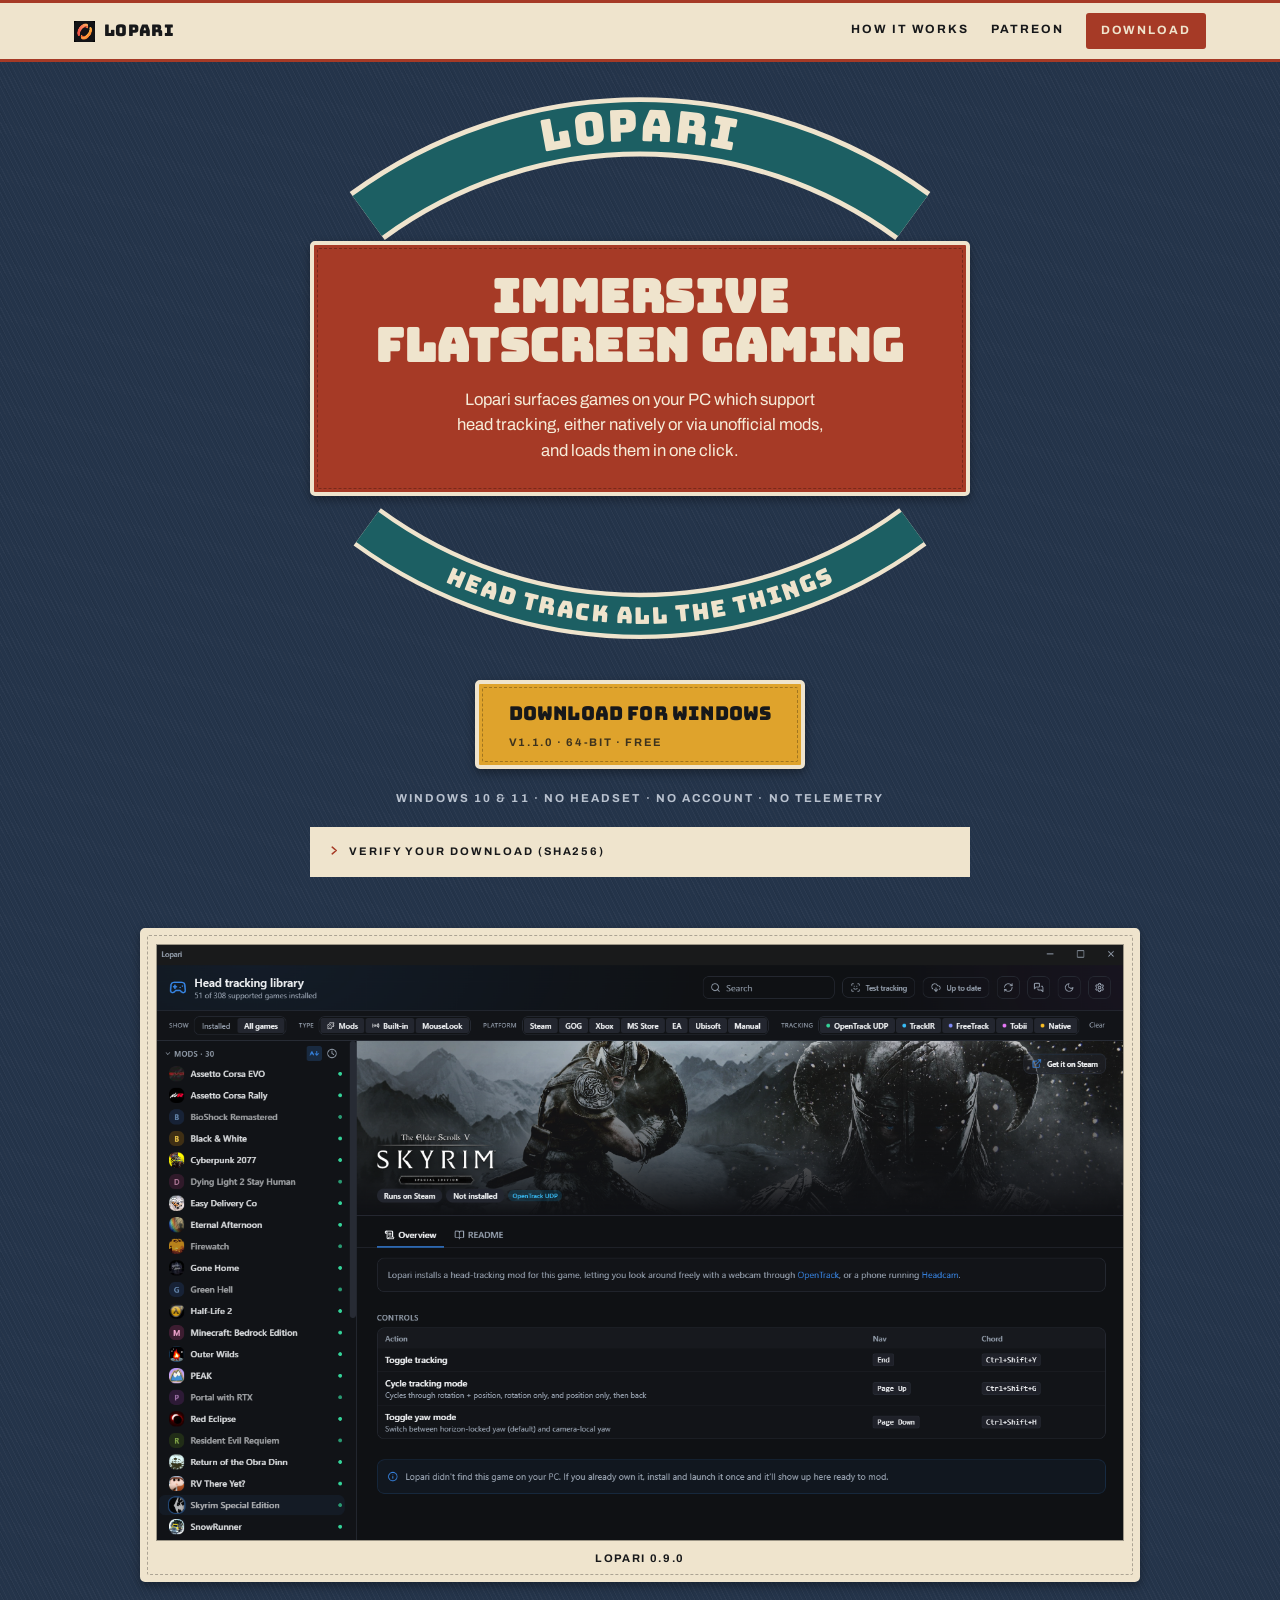
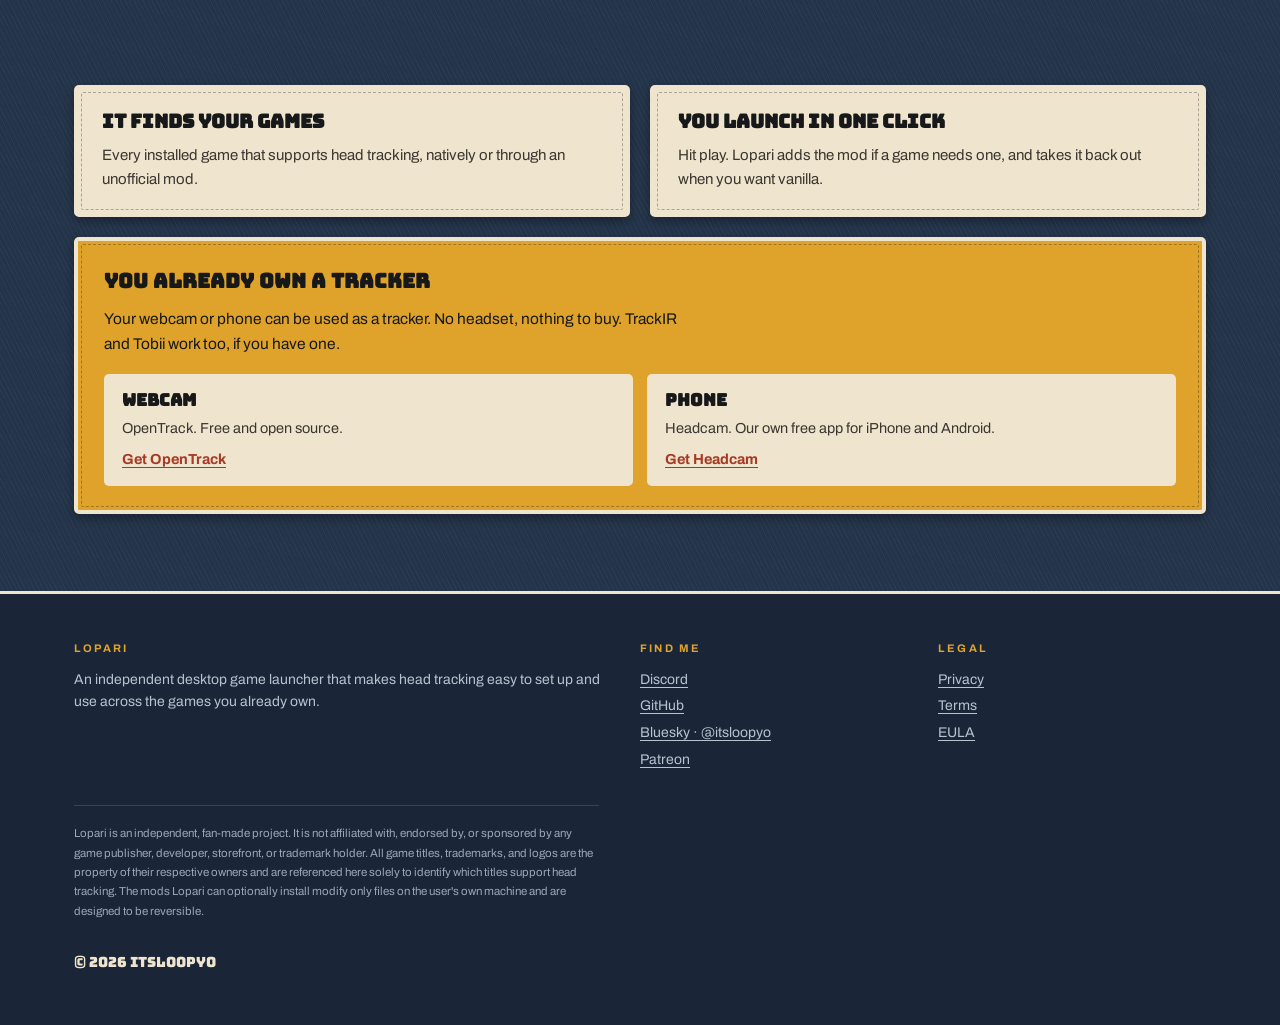
<file: index.html>
<!doctype html>
<html lang="en">
<head>
<meta charset="utf-8" />
<meta name="viewport" content="width=device-width,initial-scale=1" />
<title>Lopari - a launcher for the head-tracking-capable games on your PC</title>
<meta name="description" content="Lopari is a desktop game launcher. It surfaces the games you have installed that support head tracking, and launches any of them in one click." />
<meta property="og:title" content="Lopari" />
<meta property="og:description" content="A launcher for the head-tracking-capable games on your PC." />
<meta property="og:image" content="favicon.png" />
<meta name="theme-color" content="#24344a" />
<link rel="icon" type="image/png" href="favicon.png" />
<link rel="apple-touch-icon" href="favicon.png" />
<link rel="alternate" type="application/atom+xml" title="New head tracking mods in Lopari" href="feed.xml" />
<link rel="preload" href="fonts/bungee-latin.woff2" as="font" type="font/woff2" crossorigin />
<link rel="preload" href="fonts/archivo-latin-var.woff2" as="font" type="font/woff2" crossorigin />
<link rel="stylesheet" href="styles.css?v=3" />
</head>
<body>

<a class="skip-link" href="#main">Skip to content</a>

<header class="masthead">
  <div class="mast-row">
    <a href="index.html" class="mast-brand">
      <img src="favicon.png" alt="" width="21" height="21" />
      <span>Lopari</span>
    </a>
    <nav class="mast-nav" aria-label="Primary">
      <a href="#how">How it works</a>
      <a href="https://patreon.com/itsloopyo" target="_blank" rel="noopener">Patreon</a>
      <!-- MAST_DOWNLOAD:START -->
      <a class="action mast-cta" href="https://github.com/itsloopyo/lopari-releases/releases/download/v1.1.0/Lopari_1.1.0_x64-setup.exe">Download</a>
      <!-- MAST_DOWNLOAD:END -->
    </nav>
  </div>
</header>

<main id="main" class="wrap">

<section class="back" id="top">
  <svg class="rocker" viewBox="0 0 600 138" role="img" aria-label="Lopari">
    <path id="topArc" d="M52 110 A 420 420 0 0 1 548 110" fill="none" />
    <use href="#topArc" class="edge" />
    <use href="#topArc" class="field" />
    <text dy="13"><textPath href="#topArc" startOffset="50%" text-anchor="middle">LOPARI</textPath></text>
  </svg>

  <div class="crest patch">
    <h1>Immersive flatscreen gaming</h1>
    <p>
      Lopari surfaces games on your PC which support head tracking, either
      natively or via unofficial mods, and loads them in one click.
    </p>
  </div>

  <svg class="rocker small" viewBox="0 0 600 142" role="img" aria-label="Head track all the things">
    <path id="botArc" d="M52 28 A 420 420 0 0 0 548 28" fill="none" />
    <use href="#botArc" class="edge" />
    <use href="#botArc" class="field" />
    <text dy="7"><textPath href="#botArc" startOffset="50%" text-anchor="middle">HEAD TRACK ALL THE THINGS</textPath></text>
  </svg>

  <!-- HERO_DOWNLOAD:START -->
  <div class="hero-actions">
    <a class="action" href="https://github.com/itsloopyo/lopari-releases/releases/download/v1.1.0/Lopari_1.1.0_x64-setup.exe">
      <span class="action-main">Download for Windows</span>
      <span class="action-sub">v1.1.0 · 64-bit · free</span>
    </a>
  </div>
  <p class="hero-spec">Windows 10 &amp; 11 · No headset · No account · No telemetry</p>
  <details class="download-verify">
    <summary>Verify your download (SHA256)</summary>
    <p>Optional. Confirm the installer matches what CI built:</p>
    <pre><code>Get-FileHash .\Lopari_1.1.0_x64-setup.exe -Algorithm SHA256</code></pre>
    <p>Expected digest for this release:</p>
    <p><code class="sha-digest">51bbd0a69f5b2c0474f2ba82f60ae0f985c9f8160439fea620d3d6a18ece827b</code></p>
  </details>
  <!-- HERO_DOWNLOAD:END -->

  <figure class="woven patch">
    <img src="screenshot-hero.png" width="1524" height="938"
         alt="The Lopari launcher: a sidebar of head-tracking games with Skyrim Special Edition selected, showing its head-tracking controls and keyboard shortcuts." />
    <figcaption>Lopari 0.9.0</figcaption>
  </figure>
</section>

<div class="ribbons" id="how">
  <section class="ribbon patch">
    <h2>It finds your games</h2>
    <p>Every installed game that supports head tracking, natively or through an unofficial mod.</p>
  </section>
  <section class="ribbon patch">
    <h2>You launch in one click</h2>
    <p>Hit play. Lopari adds the mod if a game needs one, and takes it back out when you want vanilla.</p>
  </section>
</div>

<section class="bring patch">
  <h2>You already own a tracker</h2>
  <p>
    Your webcam or phone can be used as a tracker. No headset, nothing to buy.
    TrackIR and Tobii work too, if you have one.
  </p>
  <div class="picks">
    <div class="pick">
      <h3>Webcam</h3>
      <p>OpenTrack. Free and open source.</p>
      <p><a href="https://github.com/opentrack/opentrack/releases" target="_blank" rel="noopener">Get OpenTrack</a></p>
    </div>
    <div class="pick">
      <h3>Phone</h3>
      <p>Headcam. Our own free app for iPhone and Android.</p>
      <p><a href="https://headcam.app" target="_blank" rel="noopener">Get Headcam</a></p>
    </div>
  </div>
</section>

</main>

<footer class="colophon">
  <div class="colo-grid">
    <div class="colo-cell">
      <p class="colo-label">Lopari</p>
      <p>An independent desktop game launcher that makes head tracking easy to set up and use across the games you already own.</p>
    </div>
    <div class="colo-cell">
      <p class="colo-label">Find me</p>
      <ul>
        <li><a href="https://discord.com/invite/dxyZdyFNT9" target="_blank" rel="noopener">Discord</a></li>
        <li><a href="https://github.com/itsloopyo" target="_blank" rel="noopener">GitHub</a></li>
        <li><a href="https://bsky.app/profile/itsloopyo.bsky.social" target="_blank" rel="noopener">Bluesky · @itsloopyo</a></li>
        <li><a href="https://patreon.com/itsloopyo" target="_blank" rel="noopener">Patreon</a></li>
      </ul>
    </div>
    <div class="colo-cell">
      <p class="colo-label">Legal</p>
      <ul>
        <li><a href="privacy.html">Privacy</a></li>
        <li><a href="terms.html">Terms</a></li>
        <li><a href="eula.html">EULA</a></li>
      </ul>
    </div>

    <p class="disclaimer">
    Lopari is an independent, fan-made project. It is not affiliated with, endorsed by, or sponsored by any game publisher, developer, storefront, or trademark holder. All game titles, trademarks, and logos are the property of their respective owners and are referenced here solely to identify which titles support head tracking. The mods Lopari can optionally install modify only files on the user's own machine and are designed to be reversible.
  </p>

    <p class="copyline">© 2026 itsloopyo</p>
  </div>
</footer>

</body>
</html>
</file>
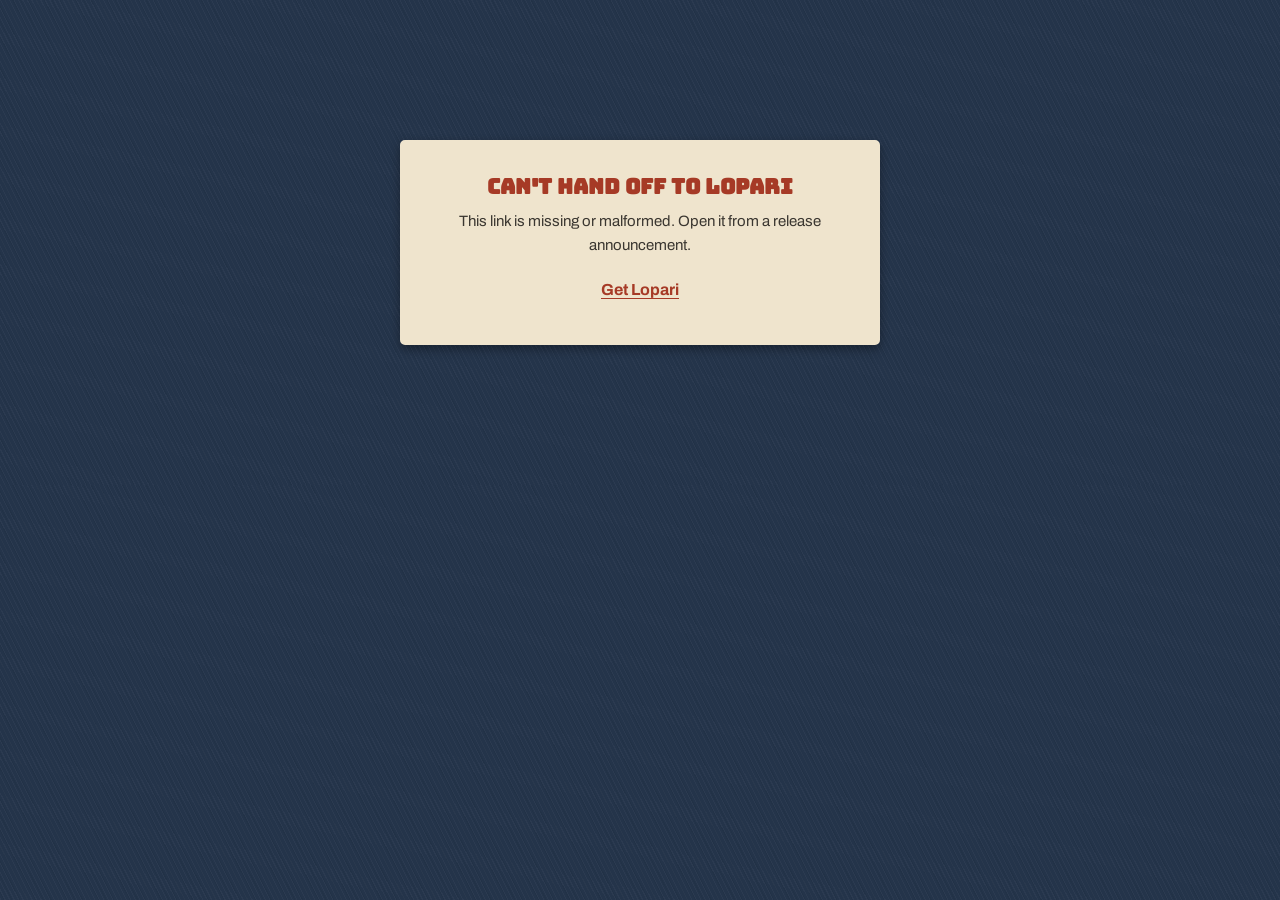
<file: run/index.html>
<!doctype html>
<html lang="en">
<head>
<meta charset="utf-8" />
<meta name="viewport" content="width=device-width,initial-scale=1" />
<title>Lopari - run mod</title>
<link rel="icon" type="image/png" href="/favicon.png" />
<link rel="stylesheet" href="/styles.css?v=3" />
<meta name="theme-color" content="#24344a" />
</head>
<body>

<main class="run-card">
  <h1 id="title">Opening Lopari…</h1>
  <p id="msg">Hand-off in progress. Lopari will ask before installing or launching anything.</p>
  <ul id="links"></ul>
</main>

<script>
// Landing target for "Run in Lopari" links in release announcements.
// Takes ?repo=owner/name (what the mod's release CI knows) or ?mod=<id>,
// resolves it against the published catalog, and bounces into the
// lopari://run deep link. The launcher treats that link as untrusted and
// confirms with the user before acting, so this page carries nothing but
// the catalog id.
(function () {
  const MOD_ID = /^[a-z0-9][a-z0-9_-]{0,63}$/;
  const REPO = /^[A-Za-z0-9_.-]+\/[A-Za-z0-9_.-]+$/;

  const params = new URLSearchParams(window.location.search);
  const modParam = params.get("mod");
  const repoParam = params.get("repo");

  const title = document.getElementById("title");
  const msg = document.getElementById("msg");
  const links = document.getElementById("links");

  function addLink(label, href) {
    const li = document.createElement("li");
    const a = document.createElement("a");
    a.textContent = label;
    a.href = href;
    li.appendChild(a);
    links.appendChild(li);
  }

  function fail(text, repo) {
    title.textContent = "Can't hand off to Lopari";
    title.classList.add("err");
    msg.textContent = text;
    if (repo && REPO.test(repo)) {
      addLink("Download the mod from GitHub instead", "https://github.com/" + repo + "/releases/latest");
    }
    addLink("Get Lopari", "/");
  }

  if ((!modParam || !MOD_ID.test(modParam)) && (!repoParam || !REPO.test(repoParam))) {
    fail("This link is missing or malformed. Open it from a release announcement.");
    return;
  }

  fetch("/mods.json", { cache: "no-store" })
    .then(function (r) {
      if (!r.ok) throw new Error("catalog fetch failed: " + r.status);
      return r.json();
    })
    .then(function (catalog) {
      const entry = catalog.mods.find(function (m) {
        return modParam ? m.id === modParam : m.repo === repoParam;
      });
      if (!entry || !MOD_ID.test(entry.id)) {
        fail("This mod isn't in the Lopari catalog yet. You can still install it by hand.", repoParam);
        return;
      }

      title.textContent = "Opening " + entry.display_name + " in Lopari…";
      const deepLink = "lopari://run?mod=" + encodeURIComponent(entry.id);
      window.location.replace(deepLink);

      setTimeout(function () {
        msg.textContent = "If Lopari didn't open automatically - or opened but nothing happened (older Lopari versions don't understand run links; update from the launcher):";
        addLink("Run " + entry.display_name + " in Lopari", deepLink);
        addLink("Don't have Lopari? Get it here", "/");
        if (REPO.test(entry.repo)) {
          addLink("Or download the mod from GitHub", "https://github.com/" + entry.repo + "/releases/latest");
        }
      }, 1200);
    })
    .catch(function (e) {
      console.error(e);
      fail("Couldn't load the mod catalog. Try again in a minute.", repoParam);
    });
})();
</script>
</body>
</html>
</file>
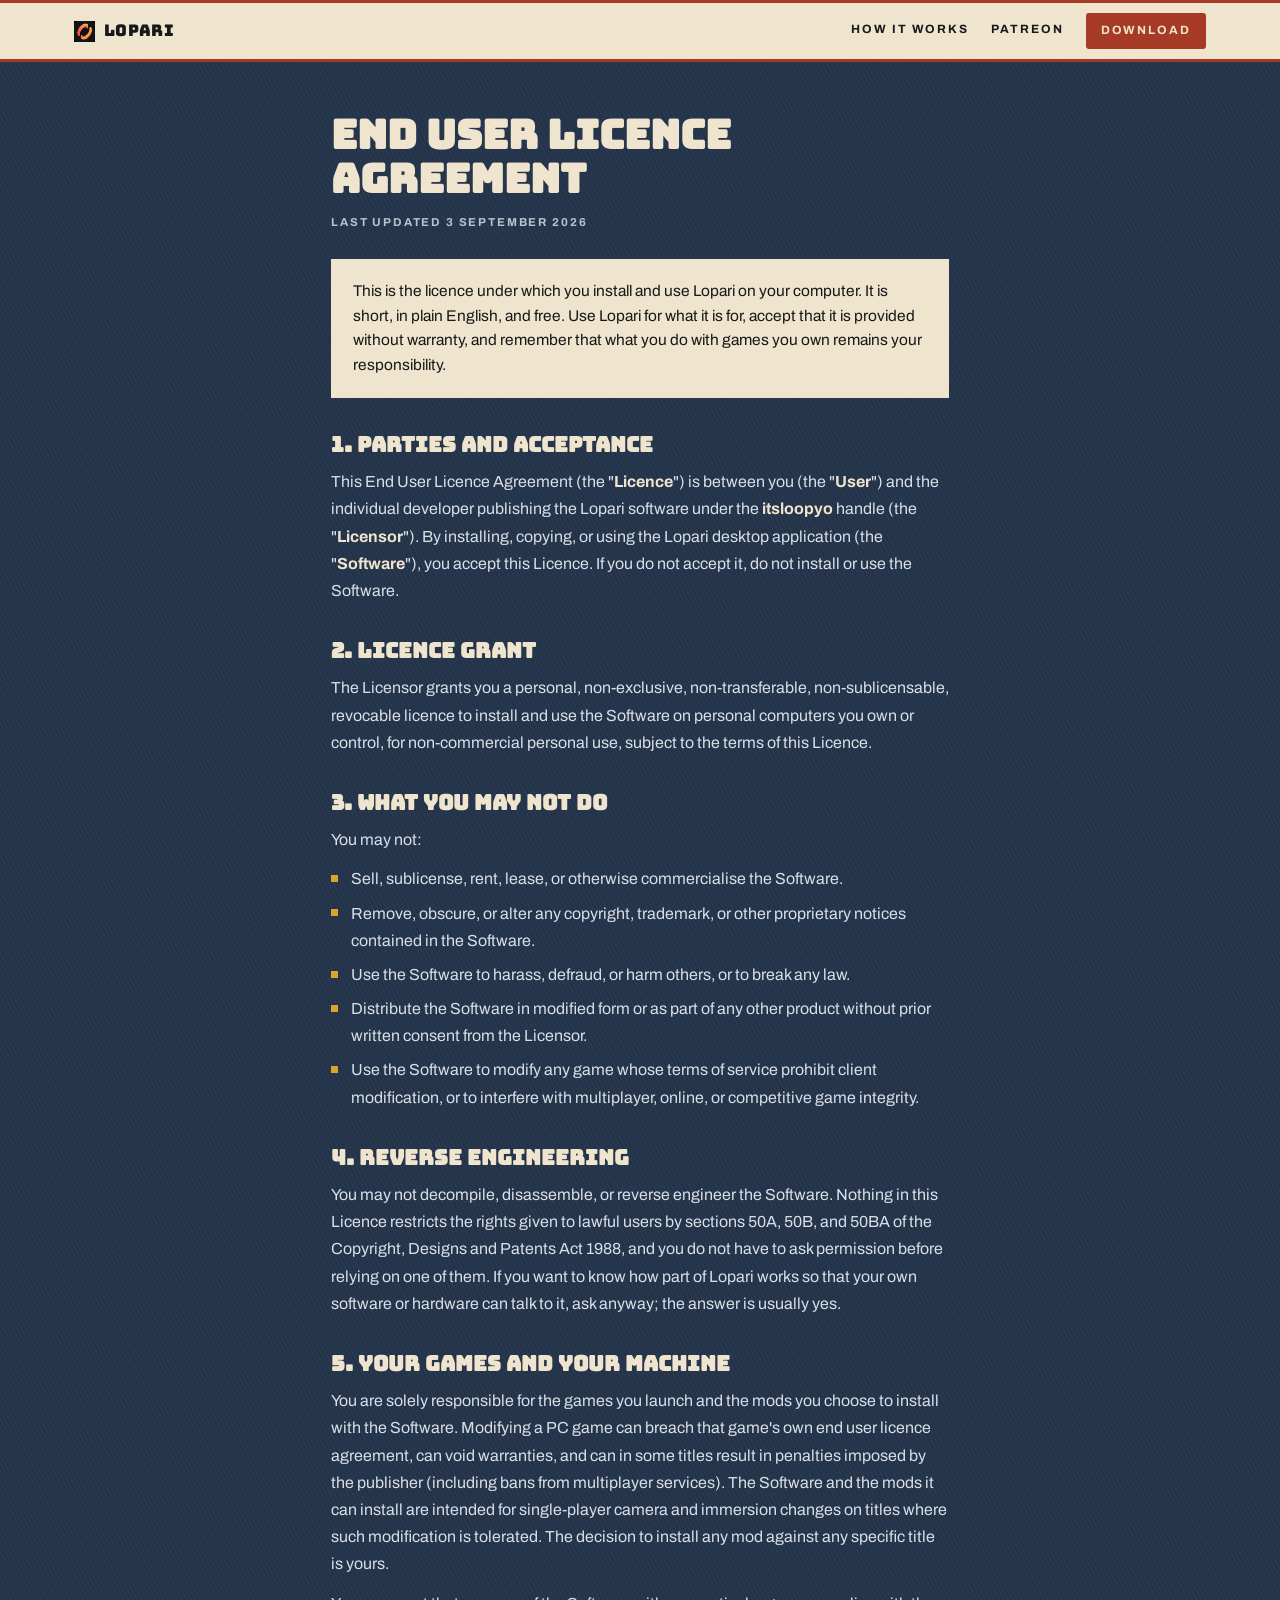
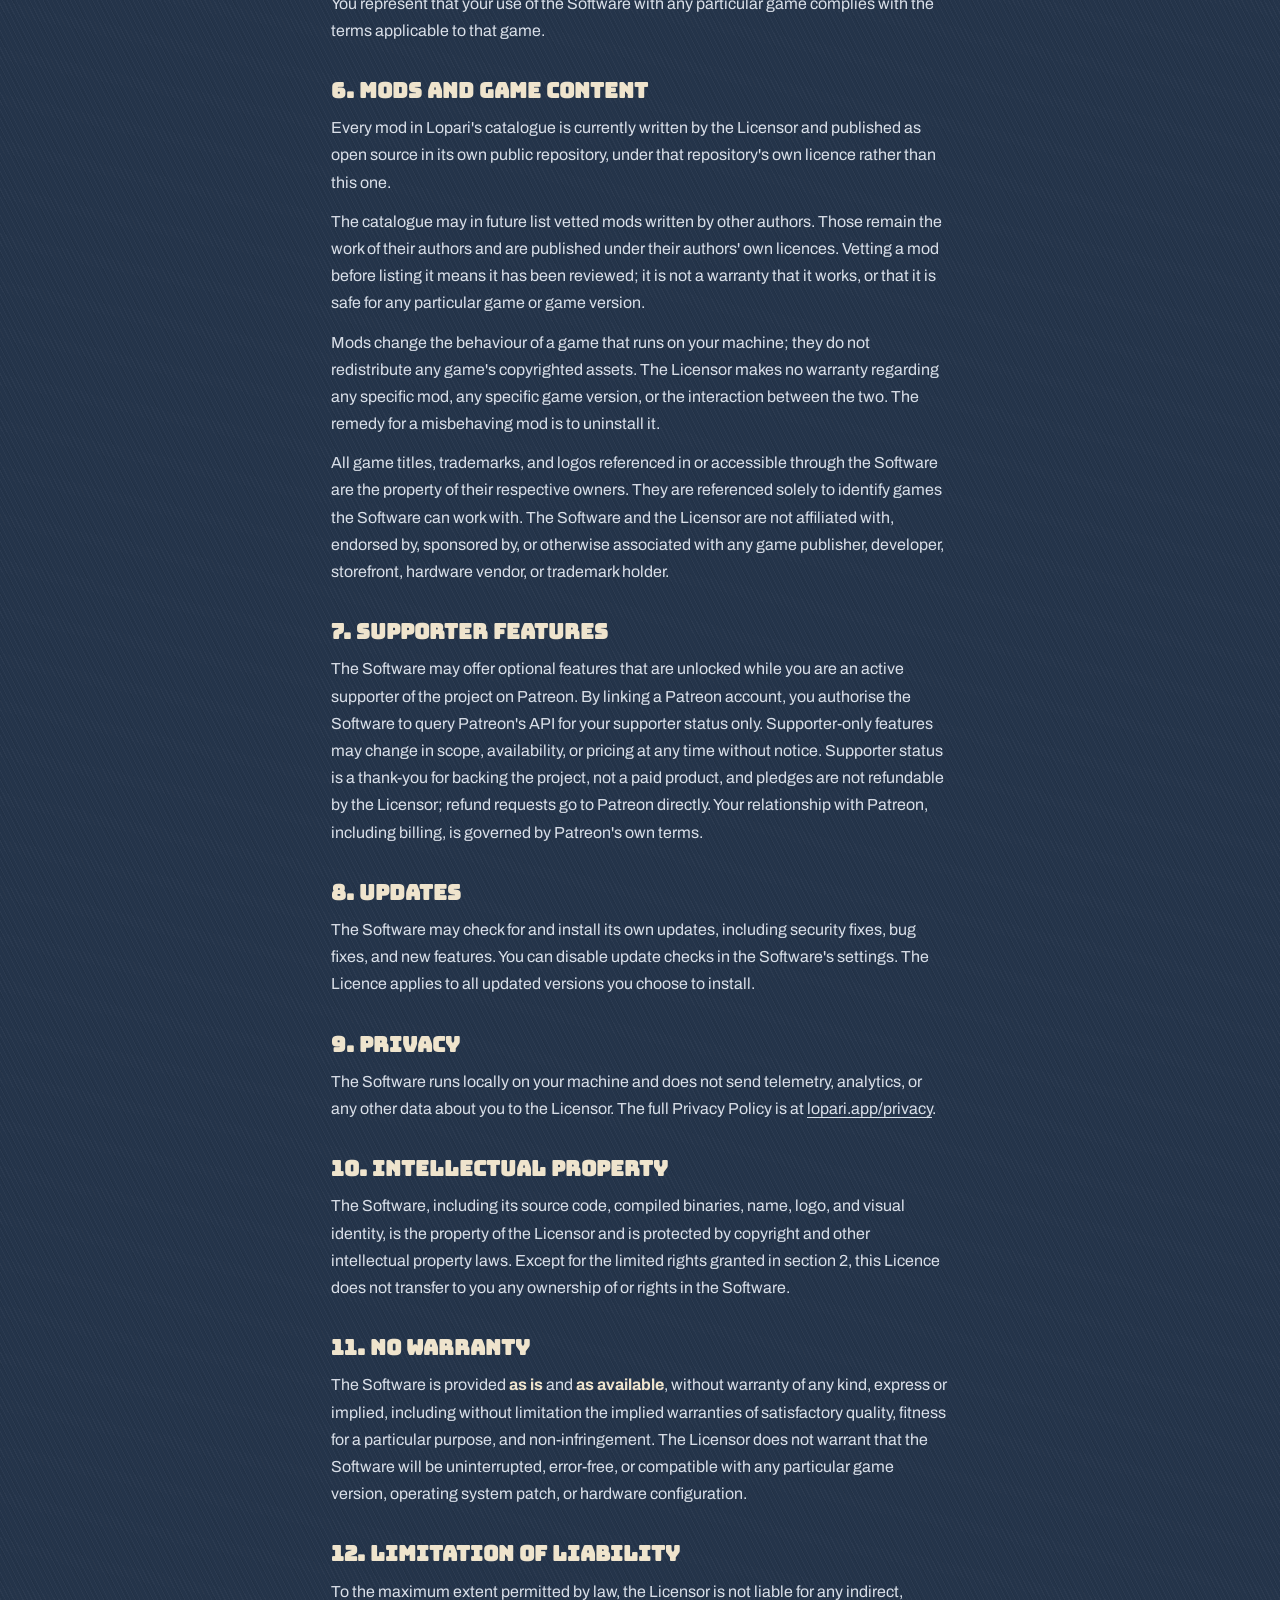
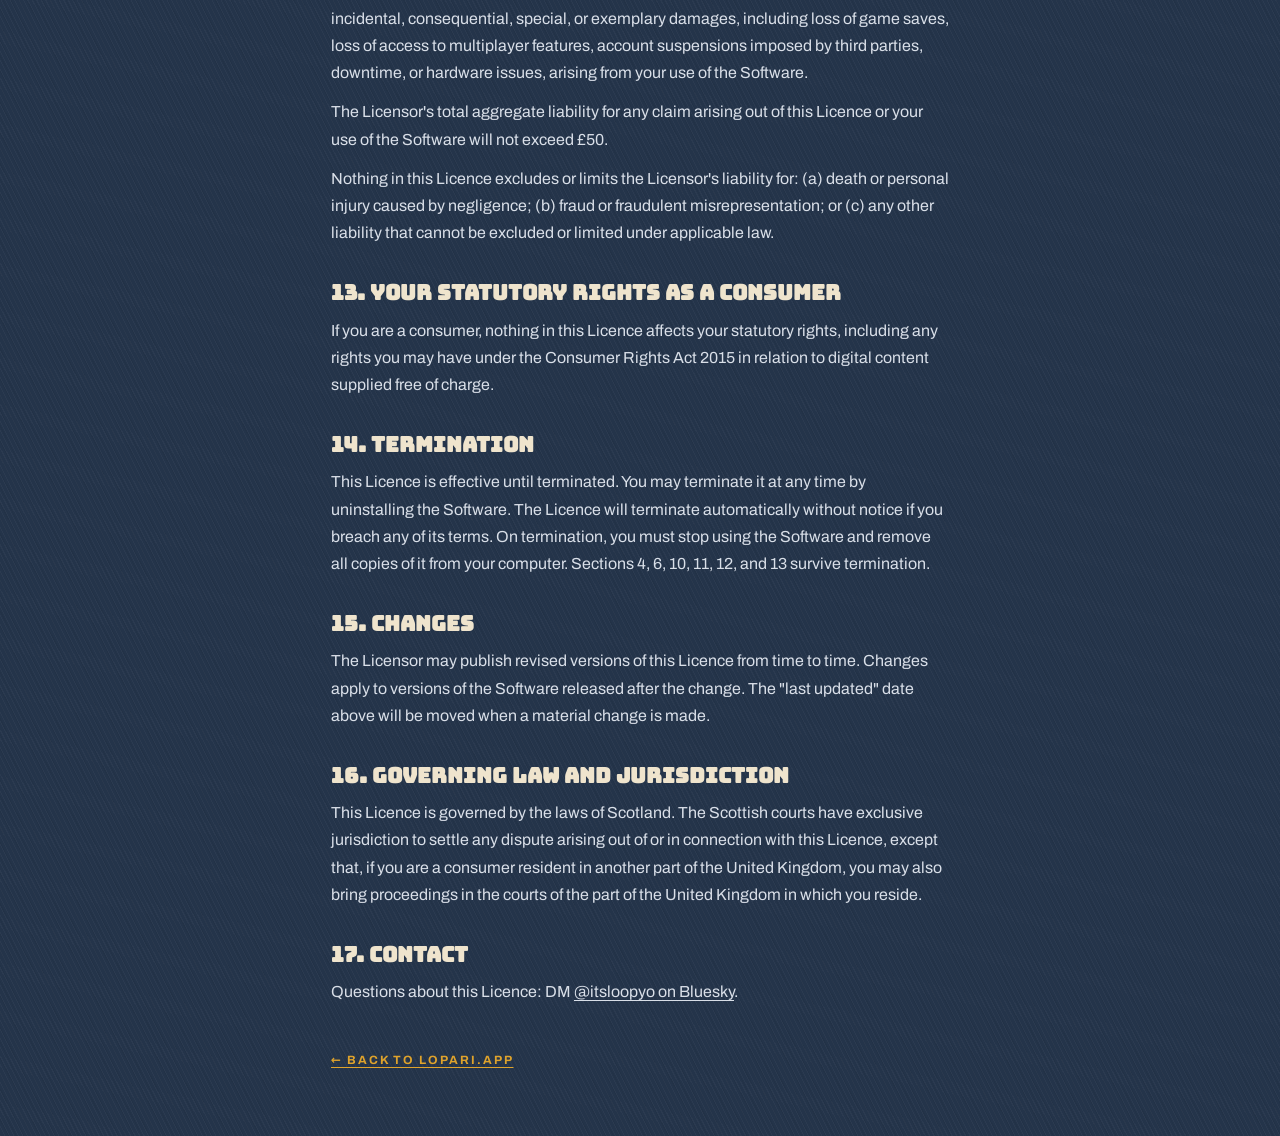
<file: eula.html>
<!doctype html>
<html lang="en">
<head>
<meta charset="utf-8" />
<meta name="viewport" content="width=device-width,initial-scale=1" />
<title>End User Licence Agreement - Lopari</title>
<meta name="description" content="The licence terms for installing and using the Lopari desktop application." />
<meta name="theme-color" content="#24344a" />
<link rel="icon" type="image/png" href="favicon.png" />
<link rel="stylesheet" href="styles.css?v=3" />
</head>
<body>

<header class="masthead">
  <div class="mast-row">
    <a href="index.html" class="mast-brand">
      <img src="favicon.png" alt="" width="22" height="22" />
      <span>Lopari</span>
    </a>
    <nav class="mast-nav">
      <a href="index.html#how">How it works</a>
      <a href="https://patreon.com/itsloopyo" target="_blank" rel="noopener">Patreon</a>
      <a class="action mast-cta" href="index.html#top">Download</a>
    </nav>
  </div>
</header>

<main class="legal">
  <h1>End User Licence Agreement</h1>
  <p class="stamp">Last updated 3 September 2026</p>

  <p class="summary">This is the licence under which you install and use Lopari on your computer. It is short, in plain English, and free. Use Lopari for what it is for, accept that it is provided without warranty, and remember that what you do with games you own remains your responsibility.</p>

  <h2>1. Parties and acceptance</h2>
  <p>This End User Licence Agreement (the "<strong>Licence</strong>") is between you (the "<strong>User</strong>") and the individual developer publishing the Lopari software under the <strong>itsloopyo</strong> handle (the "<strong>Licensor</strong>"). By installing, copying, or using the Lopari desktop application (the "<strong>Software</strong>"), you accept this Licence. If you do not accept it, do not install or use the Software.</p>

  <h2>2. Licence grant</h2>
  <p>The Licensor grants you a personal, non-exclusive, non-transferable, non-sublicensable, revocable licence to install and use the Software on personal computers you own or control, for non-commercial personal use, subject to the terms of this Licence.</p>

  <h2>3. What you may not do</h2>
  <p>You may not:</p>
  <ul>
    <li>Sell, sublicense, rent, lease, or otherwise commercialise the Software.</li>
    <li>Remove, obscure, or alter any copyright, trademark, or other proprietary notices contained in the Software.</li>
    <li>Use the Software to harass, defraud, or harm others, or to break any law.</li>
    <li>Distribute the Software in modified form or as part of any other product without prior written consent from the Licensor.</li>
    <li>Use the Software to modify any game whose terms of service prohibit client modification, or to interfere with multiplayer, online, or competitive game integrity.</li>
  </ul>

  <h2>4. Reverse engineering</h2>
  <p>You may not decompile, disassemble, or reverse engineer the Software. Nothing in this Licence restricts the rights given to lawful users by sections 50A, 50B, and 50BA of the Copyright, Designs and Patents Act 1988, and you do not have to ask permission before relying on one of them. If you want to know how part of Lopari works so that your own software or hardware can talk to it, ask anyway; the answer is usually yes.</p>

  <h2>5. Your games and your machine</h2>
  <p>You are solely responsible for the games you launch and the mods you choose to install with the Software. Modifying a PC game can breach that game's own end user licence agreement, can void warranties, and can in some titles result in penalties imposed by the publisher (including bans from multiplayer services). The Software and the mods it can install are intended for single-player camera and immersion changes on titles where such modification is tolerated. The decision to install any mod against any specific title is yours.</p>
  <p>You represent that your use of the Software with any particular game complies with the terms applicable to that game.</p>

  <h2>6. Mods and game content</h2>
  <p>Every mod in Lopari's catalogue is currently written by the Licensor and published as open source in its own public repository, under that repository's own licence rather than this one.</p>
  <p>The catalogue may in future list vetted mods written by other authors. Those remain the work of their authors and are published under their authors' own licences. Vetting a mod before listing it means it has been reviewed; it is not a warranty that it works, or that it is safe for any particular game or game version.</p>
  <p>Mods change the behaviour of a game that runs on your machine; they do not redistribute any game's copyrighted assets. The Licensor makes no warranty regarding any specific mod, any specific game version, or the interaction between the two. The remedy for a misbehaving mod is to uninstall it.</p>
  <p>All game titles, trademarks, and logos referenced in or accessible through the Software are the property of their respective owners. They are referenced solely to identify games the Software can work with. The Software and the Licensor are not affiliated with, endorsed by, sponsored by, or otherwise associated with any game publisher, developer, storefront, hardware vendor, or trademark holder.</p>

  <h2>7. Supporter features</h2>
  <p>The Software may offer optional features that are unlocked while you are an active supporter of the project on Patreon. By linking a Patreon account, you authorise the Software to query Patreon's API for your supporter status only. Supporter-only features may change in scope, availability, or pricing at any time without notice. Supporter status is a thank-you for backing the project, not a paid product, and pledges are not refundable by the Licensor; refund requests go to Patreon directly. Your relationship with Patreon, including billing, is governed by Patreon's own terms.</p>

  <h2>8. Updates</h2>
  <p>The Software may check for and install its own updates, including security fixes, bug fixes, and new features. You can disable update checks in the Software's settings. The Licence applies to all updated versions you choose to install.</p>

  <h2>9. Privacy</h2>
  <p>The Software runs locally on your machine and does not send telemetry, analytics, or any other data about you to the Licensor. The full Privacy Policy is at <a href="https://lopari.app/privacy.html">lopari.app/privacy</a>.</p>

  <h2>10. Intellectual property</h2>
  <p>The Software, including its source code, compiled binaries, name, logo, and visual identity, is the property of the Licensor and is protected by copyright and other intellectual property laws. Except for the limited rights granted in section 2, this Licence does not transfer to you any ownership of or rights in the Software.</p>

  <h2>11. No warranty</h2>
  <p>The Software is provided <strong>as is</strong> and <strong>as available</strong>, without warranty of any kind, express or implied, including without limitation the implied warranties of satisfactory quality, fitness for a particular purpose, and non-infringement. The Licensor does not warrant that the Software will be uninterrupted, error-free, or compatible with any particular game version, operating system patch, or hardware configuration.</p>

  <h2>12. Limitation of liability</h2>
  <p>To the maximum extent permitted by law, the Licensor is not liable for any indirect, incidental, consequential, special, or exemplary damages, including loss of game saves, loss of access to multiplayer features, account suspensions imposed by third parties, downtime, or hardware issues, arising from your use of the Software.</p>
  <p>The Licensor's total aggregate liability for any claim arising out of this Licence or your use of the Software will not exceed £50.</p>
  <p>Nothing in this Licence excludes or limits the Licensor's liability for: (a) death or personal injury caused by negligence; (b) fraud or fraudulent misrepresentation; or (c) any other liability that cannot be excluded or limited under applicable law.</p>

  <h2>13. Your statutory rights as a consumer</h2>
  <p>If you are a consumer, nothing in this Licence affects your statutory rights, including any rights you may have under the Consumer Rights Act 2015 in relation to digital content supplied free of charge.</p>

  <h2>14. Termination</h2>
  <p>This Licence is effective until terminated. You may terminate it at any time by uninstalling the Software. The Licence will terminate automatically without notice if you breach any of its terms. On termination, you must stop using the Software and remove all copies of it from your computer. Sections 4, 6, 10, 11, 12, and 13 survive termination.</p>

  <h2>15. Changes</h2>
  <p>The Licensor may publish revised versions of this Licence from time to time. Changes apply to versions of the Software released after the change. The "last updated" date above will be moved when a material change is made.</p>

  <h2>16. Governing law and jurisdiction</h2>
  <p>This Licence is governed by the laws of Scotland. The Scottish courts have exclusive jurisdiction to settle any dispute arising out of or in connection with this Licence, except that, if you are a consumer resident in another part of the United Kingdom, you may also bring proceedings in the courts of the part of the United Kingdom in which you reside.</p>

  <h2>17. Contact</h2>
  <p>Questions about this Licence: DM <a href="https://bsky.app/profile/itsloopyo.bsky.social" target="_blank" rel="noopener">@itsloopyo on Bluesky</a>.</p>

  <a class="legal-back" href="index.html">← Back to lopari.app</a>
</main>

</body>
</html>
</file>
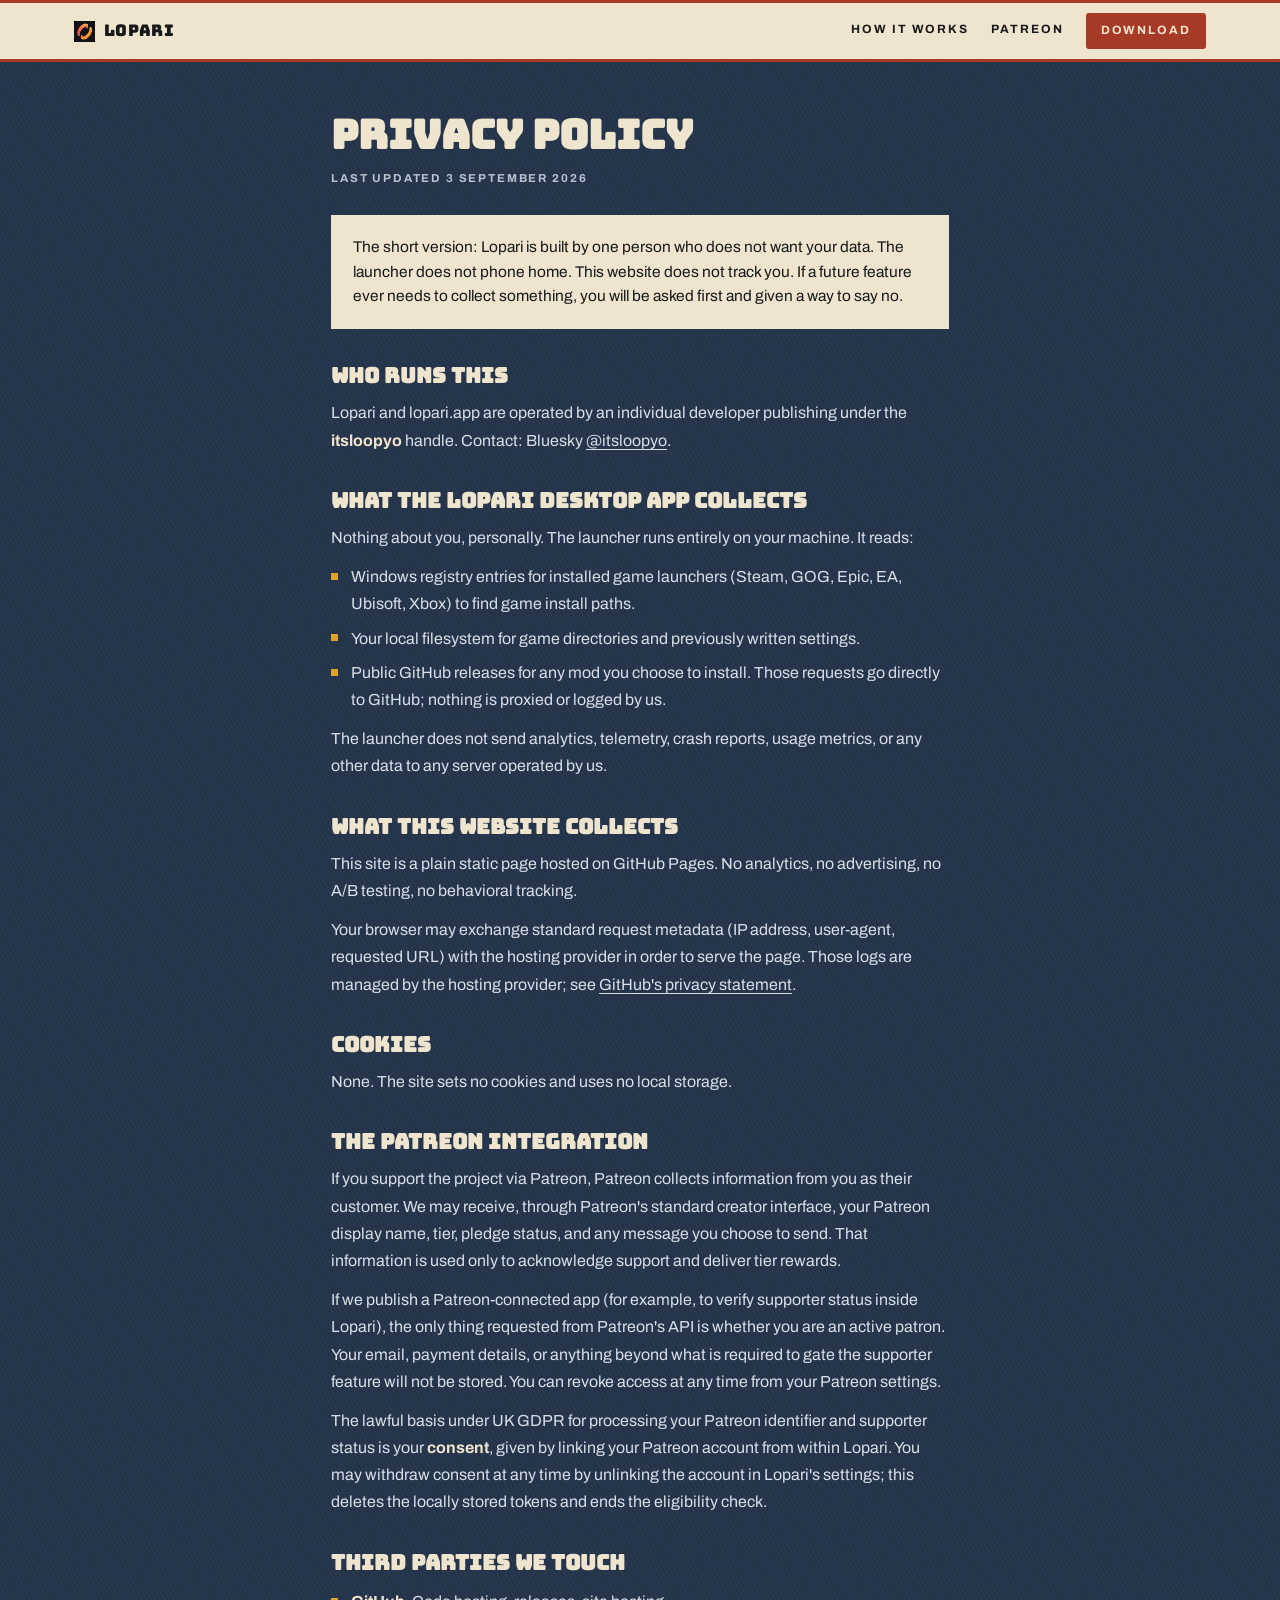
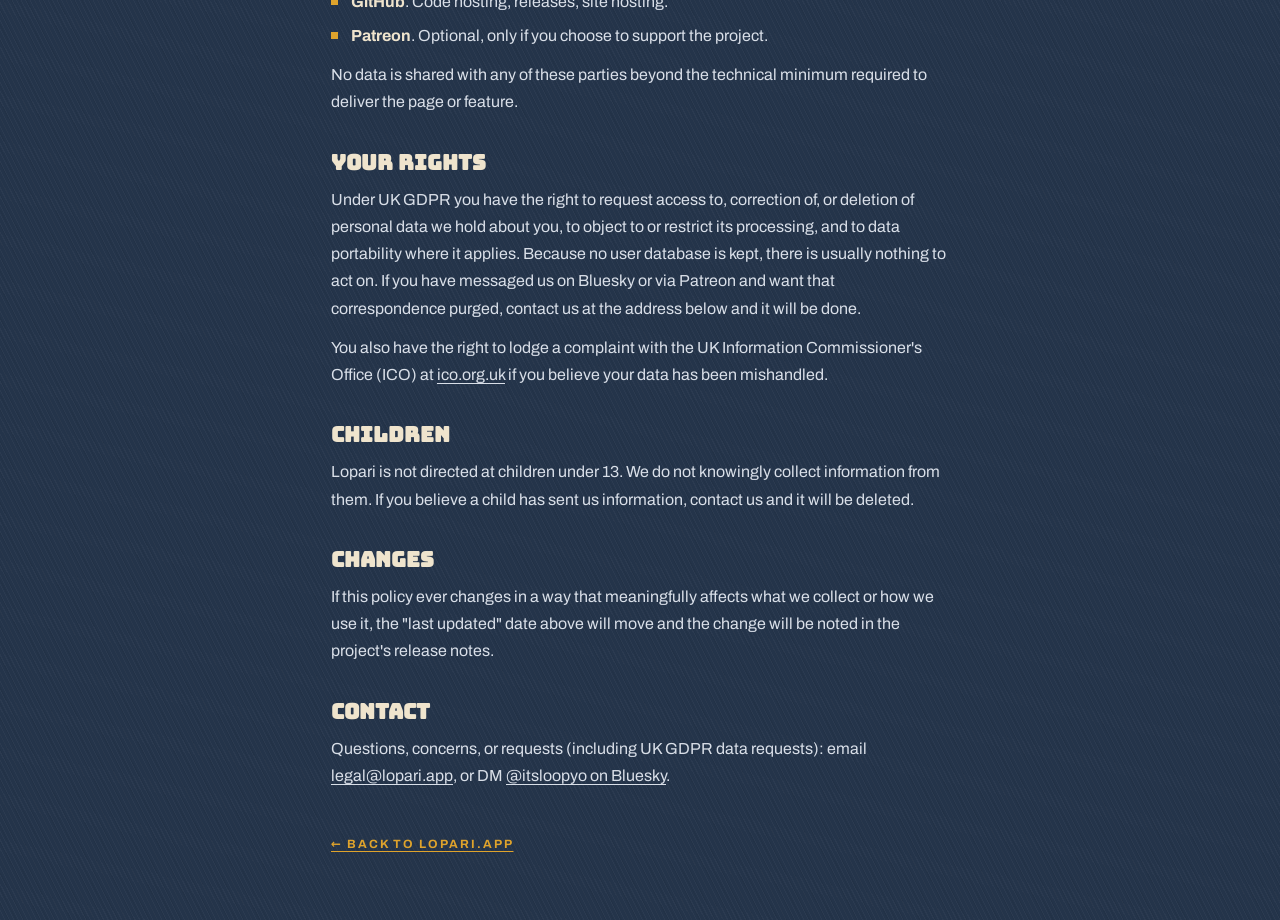
<file: privacy.html>
<!doctype html>
<html lang="en">
<head>
<meta charset="utf-8" />
<meta name="viewport" content="width=device-width,initial-scale=1" />
<title>Privacy - Lopari</title>
<meta name="description" content="Lopari's privacy policy. Short version: nothing is collected." />
<meta name="theme-color" content="#24344a" />
<link rel="icon" type="image/png" href="favicon.png" />
<link rel="stylesheet" href="styles.css?v=3" />
</head>
<body>

<header class="masthead">
  <div class="mast-row">
    <a href="index.html" class="mast-brand">
      <img src="favicon.png" alt="" width="22" height="22" />
      <span>Lopari</span>
    </a>
    <nav class="mast-nav">
      <a href="index.html#how">How it works</a>
      <a href="https://patreon.com/itsloopyo" target="_blank" rel="noopener">Patreon</a>
      <a class="action mast-cta" href="index.html#top">Download</a>
    </nav>
  </div>
</header>

<main class="legal">
  <h1>Privacy policy</h1>
  <p class="stamp">Last updated 3 September 2026</p>

  <p class="summary">The short version: Lopari is built by one person who does not want your data. The launcher does not phone home. This website does not track you. If a future feature ever needs to collect something, you will be asked first and given a way to say no.</p>

  <h2>Who runs this</h2>
  <p>Lopari and lopari.app are operated by an individual developer publishing under the <strong>itsloopyo</strong> handle. Contact: Bluesky <a href="https://bsky.app/profile/itsloopyo.bsky.social" target="_blank" rel="noopener">@itsloopyo</a>.</p>

  <h2>What the Lopari desktop app collects</h2>
  <p>Nothing about you, personally. The launcher runs entirely on your machine. It reads:</p>
  <ul>
    <li>Windows registry entries for installed game launchers (Steam, GOG, Epic, EA, Ubisoft, Xbox) to find game install paths.</li>
    <li>Your local filesystem for game directories and previously written settings.</li>
    <li>Public GitHub releases for any mod you choose to install. Those requests go directly to GitHub; nothing is proxied or logged by us.</li>
  </ul>
  <p>The launcher does not send analytics, telemetry, crash reports, usage metrics, or any other data to any server operated by us.</p>

  <h2>What this website collects</h2>
  <p>This site is a plain static page hosted on GitHub Pages. No analytics, no advertising, no A/B testing, no behavioral tracking.</p>
  <p>Your browser may exchange standard request metadata (IP address, user-agent, requested URL) with the hosting provider in order to serve the page. Those logs are managed by the hosting provider; see <a href="https://docs.github.com/site-policy/privacy-policies/github-general-privacy-statement" target="_blank" rel="noopener">GitHub's privacy statement</a>.</p>

  <h2>Cookies</h2>
  <p>None. The site sets no cookies and uses no local storage.</p>

  <h2>The Patreon integration</h2>
  <p>If you support the project via Patreon, Patreon collects information from you as their customer. We may receive, through Patreon's standard creator interface, your Patreon display name, tier, pledge status, and any message you choose to send. That information is used only to acknowledge support and deliver tier rewards.</p>
  <p>If we publish a Patreon-connected app (for example, to verify supporter status inside Lopari), the only thing requested from Patreon's API is whether you are an active patron. Your email, payment details, or anything beyond what is required to gate the supporter feature will not be stored. You can revoke access at any time from your Patreon settings.</p>
  <p>The lawful basis under UK GDPR for processing your Patreon identifier and supporter status is your <strong>consent</strong>, given by linking your Patreon account from within Lopari. You may withdraw consent at any time by unlinking the account in Lopari's settings; this deletes the locally stored tokens and ends the eligibility check.</p>

  <h2>Third parties we touch</h2>
  <ul>
    <li><strong>GitHub</strong>. Code hosting, releases, site hosting.</li>
    <li><strong>Patreon</strong>. Optional, only if you choose to support the project.</li>
  </ul>
  <p>No data is shared with any of these parties beyond the technical minimum required to deliver the page or feature.</p>

  <h2>Your rights</h2>
  <p>Under UK GDPR you have the right to request access to, correction of, or deletion of personal data we hold about you, to object to or restrict its processing, and to data portability where it applies. Because no user database is kept, there is usually nothing to act on. If you have messaged us on Bluesky or via Patreon and want that correspondence purged, contact us at the address below and it will be done.</p>
  <p>You also have the right to lodge a complaint with the UK Information Commissioner's Office (ICO) at <a href="https://ico.org.uk" target="_blank" rel="noopener">ico.org.uk</a> if you believe your data has been mishandled.</p>

  <h2>Children</h2>
  <p>Lopari is not directed at children under 13. We do not knowingly collect information from them. If you believe a child has sent us information, contact us and it will be deleted.</p>

  <h2>Changes</h2>
  <p>If this policy ever changes in a way that meaningfully affects what we collect or how we use it, the "last updated" date above will move and the change will be noted in the project's release notes.</p>

  <h2>Contact</h2>
  <p>Questions, concerns, or requests (including UK GDPR data requests): email <a href="mailto:legal@lopari.app">legal@lopari.app</a>, or DM <a href="https://bsky.app/profile/itsloopyo.bsky.social" target="_blank" rel="noopener">@itsloopyo on Bluesky</a>.</p>

  <a class="legal-back" href="index.html">← Back to lopari.app</a>
</main>

</body>
</html>
</file>
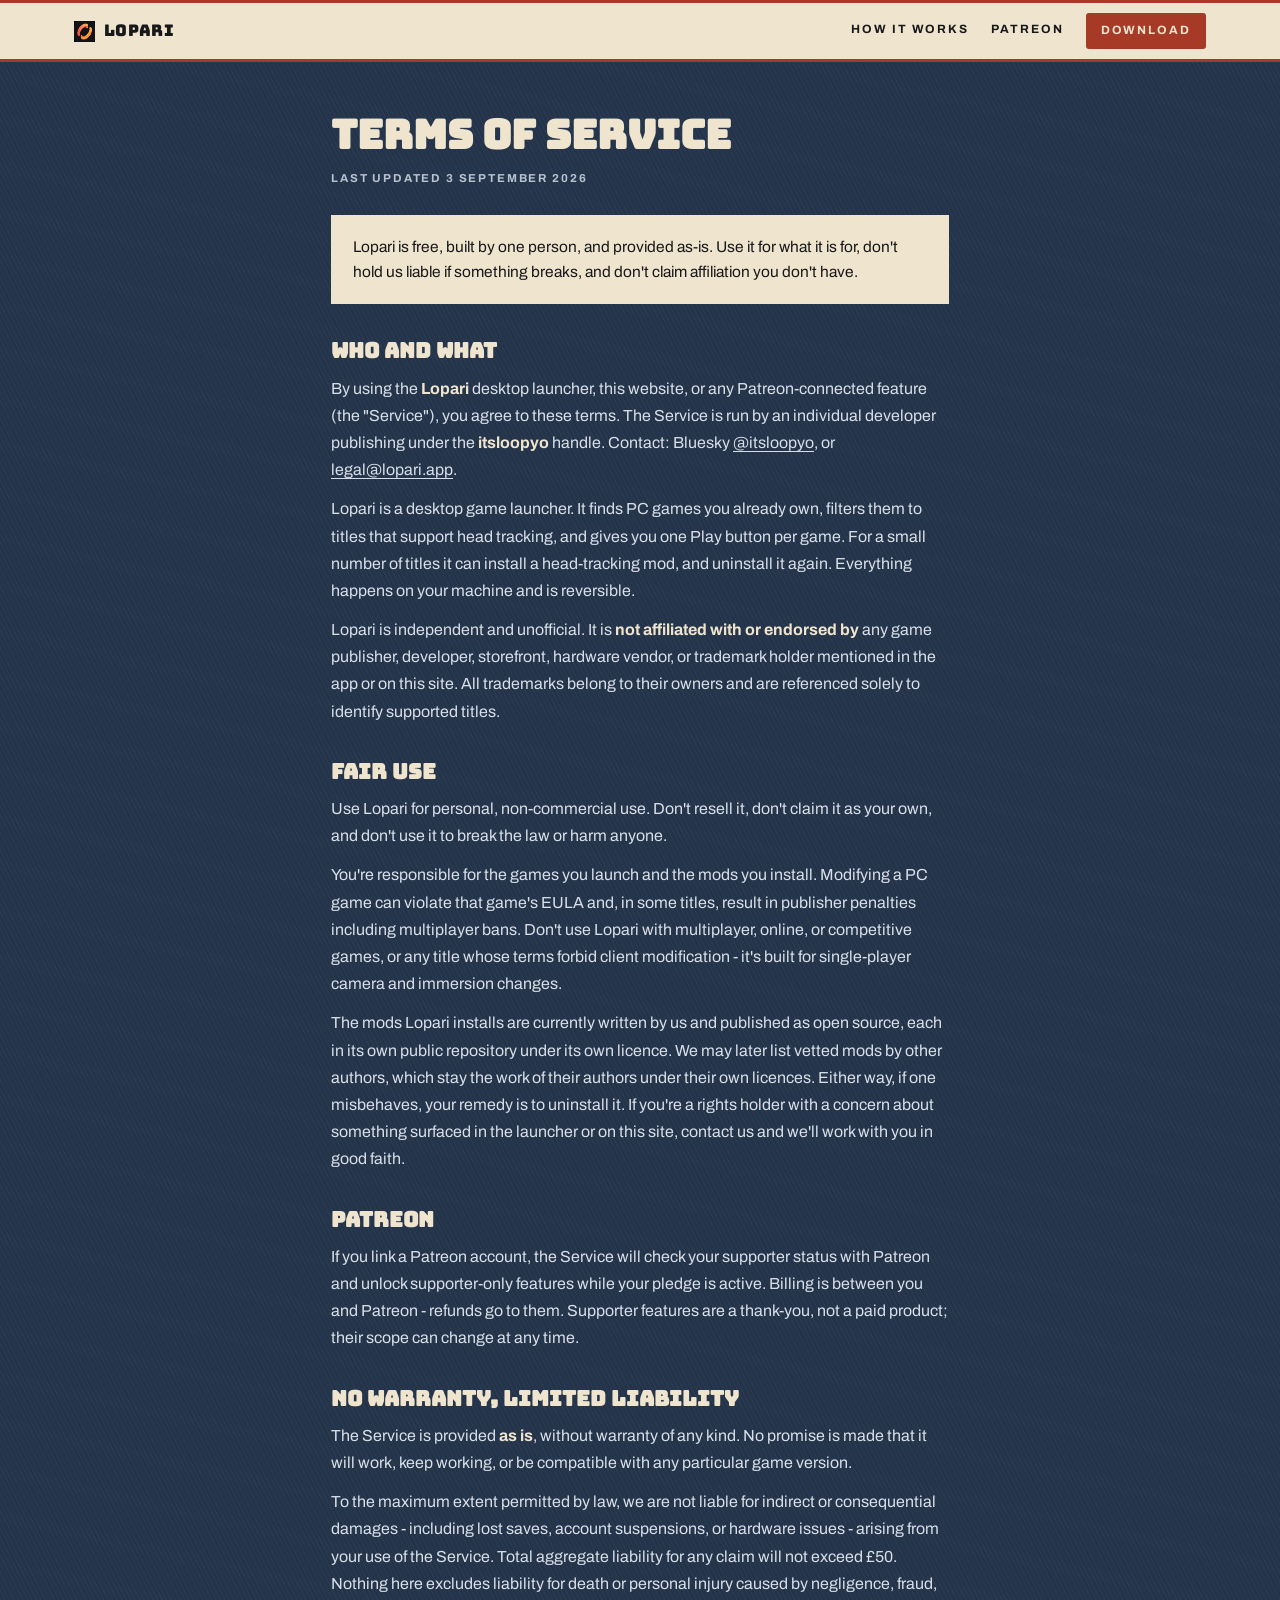
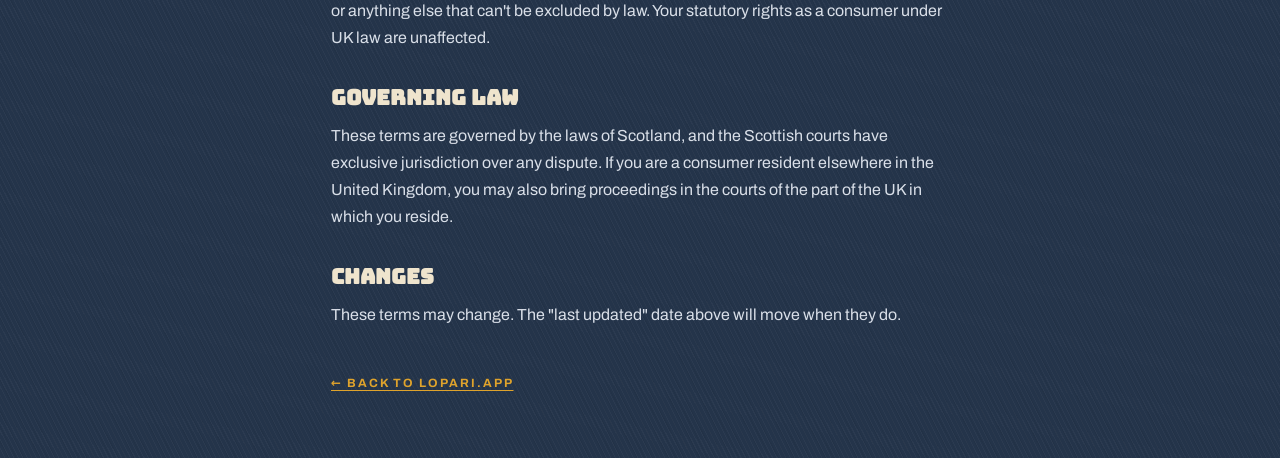
<file: terms.html>
<!doctype html>
<html lang="en">
<head>
<meta charset="utf-8" />
<meta name="viewport" content="width=device-width,initial-scale=1" />
<title>Terms - Lopari</title>
<meta name="description" content="Lopari's terms of service. Use it freely, at your own risk." />
<meta name="theme-color" content="#24344a" />
<link rel="icon" type="image/png" href="favicon.png" />
<link rel="stylesheet" href="styles.css?v=3" />
</head>
<body>

<header class="masthead">
  <div class="mast-row">
    <a href="index.html" class="mast-brand">
      <img src="favicon.png" alt="" width="22" height="22" />
      <span>Lopari</span>
    </a>
    <nav class="mast-nav">
      <a href="index.html#how">How it works</a>
      <a href="https://patreon.com/itsloopyo" target="_blank" rel="noopener">Patreon</a>
      <a class="action mast-cta" href="index.html#top">Download</a>
    </nav>
  </div>
</header>

<main class="legal">
  <h1>Terms of service</h1>
  <p class="stamp">Last updated 3 September 2026</p>

  <p class="summary">Lopari is free, built by one person, and provided as-is. Use it for what it is for, don't hold us liable if something breaks, and don't claim affiliation you don't have.</p>

  <h2>Who and what</h2>
  <p>By using the <strong>Lopari</strong> desktop launcher, this website, or any Patreon-connected feature (the "Service"), you agree to these terms. The Service is run by an individual developer publishing under the <strong>itsloopyo</strong> handle. Contact: Bluesky <a href="https://bsky.app/profile/itsloopyo.bsky.social" target="_blank" rel="noopener">@itsloopyo</a>, or <a href="mailto:legal@lopari.app">legal@lopari.app</a>.</p>
  <p>Lopari is a desktop game launcher. It finds PC games you already own, filters them to titles that support head tracking, and gives you one Play button per game. For a small number of titles it can install a head-tracking mod, and uninstall it again. Everything happens on your machine and is reversible.</p>
  <p>Lopari is independent and unofficial. It is <strong>not affiliated with or endorsed by</strong> any game publisher, developer, storefront, hardware vendor, or trademark holder mentioned in the app or on this site. All trademarks belong to their owners and are referenced solely to identify supported titles.</p>

  <h2>Fair use</h2>
  <p>Use Lopari for personal, non-commercial use. Don't resell it, don't claim it as your own, and don't use it to break the law or harm anyone.</p>
  <p>You're responsible for the games you launch and the mods you install. Modifying a PC game can violate that game's EULA and, in some titles, result in publisher penalties including multiplayer bans. Don't use Lopari with multiplayer, online, or competitive games, or any title whose terms forbid client modification - it's built for single-player camera and immersion changes.</p>
  <p>The mods Lopari installs are currently written by us and published as open source, each in its own public repository under its own licence. We may later list vetted mods by other authors, which stay the work of their authors under their own licences. Either way, if one misbehaves, your remedy is to uninstall it. If you're a rights holder with a concern about something surfaced in the launcher or on this site, contact us and we'll work with you in good faith.</p>

  <h2>Patreon</h2>
  <p>If you link a Patreon account, the Service will check your supporter status with Patreon and unlock supporter-only features while your pledge is active. Billing is between you and Patreon - refunds go to them. Supporter features are a thank-you, not a paid product; their scope can change at any time.</p>

  <h2>No warranty, limited liability</h2>
  <p>The Service is provided <strong>as is</strong>, without warranty of any kind. No promise is made that it will work, keep working, or be compatible with any particular game version.</p>
  <p>To the maximum extent permitted by law, we are not liable for indirect or consequential damages - including lost saves, account suspensions, or hardware issues - arising from your use of the Service. Total aggregate liability for any claim will not exceed £50. Nothing here excludes liability for death or personal injury caused by negligence, fraud, or anything else that can't be excluded by law. Your statutory rights as a consumer under UK law are unaffected.</p>

  <h2>Governing law</h2>
  <p>These terms are governed by the laws of Scotland, and the Scottish courts have exclusive jurisdiction over any dispute. If you are a consumer resident elsewhere in the United Kingdom, you may also bring proceedings in the courts of the part of the UK in which you reside.</p>

  <h2>Changes</h2>
  <p>These terms may change. The "last updated" date above will move when they do.</p>

  <a class="legal-back" href="index.html">← Back to lopari.app</a>
</main>

</body>
</html>
</file>
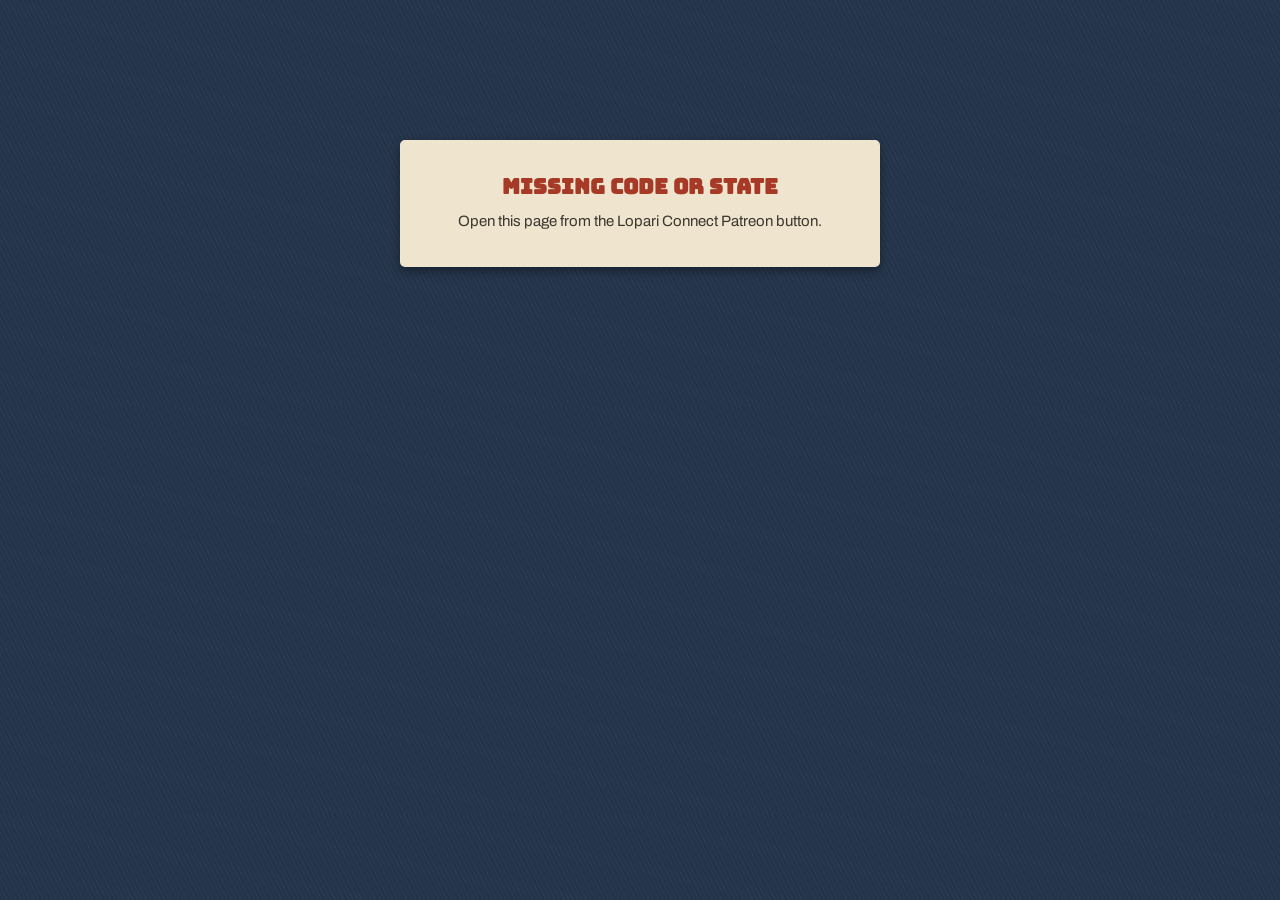
<file: patreon/callback.html>
<!doctype html>
<html lang="en">
<head>
<meta charset="utf-8" />
<meta name="viewport" content="width=device-width,initial-scale=1" />
<title>Lopari - connecting to Patreon</title>
<link rel="icon" type="image/png" href="/favicon.png" />
<link rel="stylesheet" href="/styles.css?v=3" />
<meta name="theme-color" content="#24344a" />
<style>
  .callback-card code {
    font-family: ui-monospace, "Cascadia Mono", Consolas, monospace;
    font-size: 0.85rem;
  }
</style>
</head>
<body>

<main class="callback-card" id="card">
  <h1 id="title">Returning to Lopari…</h1>
  <p id="msg">Hand-off in progress. If nothing happens within a few seconds, you can close this tab and try again from the launcher.</p>
</main>

<script>
// This page is the OAuth redirect target for the desktop launcher's
// Patreon flow. We don't see the access token here - we just take the
// authorization `code` + `state` from Patreon's redirect and forward
// them into the `lopari://` deep link so the desktop app can finish
// the exchange (which needs the client_secret held by the broker).
(function () {
  const params = new URLSearchParams(window.location.search);
  const code = params.get("code");
  const state = params.get("state");
  const error = params.get("error");
  const errorDescription = params.get("error_description");

  const title = document.getElementById("title");
  const msg = document.getElementById("msg");

  if (error) {
    title.textContent = "Patreon hand-off failed";
    title.classList.add("err");
    msg.innerHTML = "Patreon returned <code>" + escapeHtml(error) + "</code>" +
      (errorDescription ? ": " + escapeHtml(errorDescription) : "") +
      ". Try again from the launcher.";
    return;
  }
  if (!code || !state) {
    title.textContent = "Missing code or state";
    title.classList.add("err");
    msg.textContent = "Open this page from the Lopari Connect Patreon button.";
    return;
  }

  const deepLink = "lopari://patreon-callback" +
    "?code=" + encodeURIComponent(code) +
    "&state=" + encodeURIComponent(state);
  // Trigger the protocol hand-off. Browsers vary on whether this needs
  // a user gesture; the link below is the manual fallback.
  window.location.replace(deepLink);

  setTimeout(function () {
    msg.innerHTML = "If Lopari didn't reopen automatically, " +
      "<a href=\"" + deepLink + "\">click here to return to the launcher</a>.";
  }, 1200);

  function escapeHtml(s) {
    return s.replace(/[&<>"']/g, function (c) {
      return ({ "&": "&amp;", "<": "&lt;", ">": "&gt;", '"': "&quot;", "'": "&#39;" })[c];
    });
  }
})();
</script>
</body>
</html>
</file>
<file: styles.css>
@font-face {
  font-family: "Bungee";
  src: url("fonts/bungee-latin.woff2") format("woff2");
  font-weight: 400;
  font-style: normal;
  font-display: swap;
}
@font-face {
  font-family: "Archivo";
  src: url("fonts/archivo-latin-var.woff2") format("woff2");
  font-weight: 400 700;
  font-style: normal;
  font-display: swap;
}

:root {
  --denim: #24344a;
  --denim-dk: #1a2637;
  --cream: #efe4cd;
  --cream-2: #e2d6bd;
  --thread: #b9c2cf;
  --gold: #dfa32c;
  --gold-lt: #f0b73f;
  --rust: #a63a26;
  --rust-dk: #8e3020;
  --teal: #1c5f63;
  --ink: #17181a;
  --ink-2: #3a3630;

  --disp: "Bungee", system-ui, sans-serif;
  --body: "Archivo", system-ui, sans-serif;

  --shell: 1180px;
  --pad: 24px;
}

* { box-sizing: border-box; margin: 0; padding: 0; }

html {
  -webkit-text-size-adjust: 100%;
  scroll-behavior: smooth;
}
@media (prefers-reduced-motion: reduce) {
  html { scroll-behavior: auto; }
  *, *::before, *::after {
    animation-duration: 0.01ms !important;
    animation-iteration-count: 1 !important;
    transition-duration: 0.01ms !important;
  }
}

body {
  background: var(--denim);
  color: var(--cream);
  font-family: var(--body);
  font-size: 16px;
  line-height: 1.6;
  text-rendering: optimizeLegibility;
  -webkit-font-smoothing: antialiased;
  /* denim twill: two passes of the same weave angle */
  background-image:
    repeating-linear-gradient(63deg, rgba(255,255,255,0.030) 0 1px, transparent 1px 4px),
    repeating-linear-gradient(63deg, rgba(0,0,0,0.045) 0 1px, transparent 1px 7px);
}

img { display: block; max-width: 100%; height: auto; }
ul, ol { list-style: none; }
a { color: inherit; }

::selection { background: var(--gold); color: var(--ink); }

:focus-visible {
  outline: 3px solid var(--ink);
  outline-offset: 2px;
  box-shadow: 0 0 0 6px var(--gold);
}

* { scrollbar-color: var(--gold) var(--denim-dk); }
::-webkit-scrollbar { width: 13px; height: 13px; }
::-webkit-scrollbar-track { background: var(--denim-dk); }
::-webkit-scrollbar-thumb { background: var(--gold); border: 3px solid var(--denim-dk); }

.wrap { max-width: var(--shell); margin: 0 auto; padding: 0 var(--pad); }

.skip-link {
  position: absolute;
  left: 16px;
  top: -60px;
  background: var(--gold);
  color: var(--ink);
  font-weight: 700;
  font-size: 12px;
  letter-spacing: 0.14em;
  text-transform: uppercase;
  text-decoration: none;
  padding: 10px 16px;
  z-index: 100;
  transition: top 120ms ease;
}
.skip-link:focus { top: 16px; }

/* ------------------------------------------------------------------ *
 * A patch. Merrowed edge, then the stitch line just inside it.
 * ------------------------------------------------------------------ */
.patch {
  position: relative;
  border: 4px solid var(--cream);
  border-radius: 5px;
  box-shadow: 0 4px 10px rgba(0, 0, 0, 0.34);
}
.patch::after {
  content: "";
  position: absolute;
  inset: 3px;
  border: 1.5px dashed rgba(0, 0, 0, 0.28);
  border-radius: 2px;
  pointer-events: none;
}

/* ------------------------------------------------------------------ *
 * Woven-label masthead. Shared with the legal pages.
 * ------------------------------------------------------------------ */
.masthead {
  background: var(--cream);
  color: var(--ink);
  border-top: 3px solid var(--rust);
  border-bottom: 3px solid var(--rust);
}
.mast-row {
  max-width: var(--shell);
  margin: 0 auto;
  padding: 0 var(--pad);
  display: flex;
  align-items: center;
  gap: 26px;
  height: 56px;
}
.mast-brand {
  display: flex;
  align-items: center;
  gap: 9px;
  font-family: var(--disp);
  font-size: 16px;
  letter-spacing: 0.02em;
  text-decoration: none;
}
.mast-brand img { width: 21px; height: 21px; }
.mast-nav {
  margin-left: auto;
  display: flex;
  align-items: center;
  gap: 22px;
}
.mast-nav a {
  font-size: 12px;
  font-weight: 700;
  letter-spacing: 0.16em;
  text-transform: uppercase;
  text-decoration: none;
  padding: 4px 0;
  border-bottom: 2px solid transparent;
  transition: border-color 130ms ease;
}
.mast-nav a:hover { border-bottom-color: var(--rust); }
.mast-nav .mast-cta {
  background: var(--rust);
  color: var(--cream);
  padding: 8px 15px;
  border-radius: 3px;
  border-bottom: none;
  transition: background 130ms ease;
  font-family: var(--body);
  font-size: 12px;
  border: 0;
  box-shadow: none;
  transform: none;
}
.mast-nav .mast-cta::after { content: none; }
.mast-nav .mast-cta:hover { background: var(--rust-dk); transform: none; }

/* ------------------------------------------------------------------ *
 * The back panel: rocker, crest, rocker.
 * ------------------------------------------------------------------ */
@keyframes settle {
  from { transform: translateY(-11px) scale(0.985); }
  to { transform: none; }
}
.back > .rocker,
.back > .crest {
  animation: settle 620ms cubic-bezier(0.16, 1, 0.3, 1) backwards;
}
.back > .crest { animation-delay: 70ms; }
.back > .rocker.small { animation-delay: 140ms; }

.back {
  padding: clamp(22px, 2.6vw, 40px) 0 clamp(30px, 4vw, 56px);
  text-align: center;
}

.rocker {
  width: min(660px, 100%);
  margin: 0 auto;
  display: block;
}
.rocker text {
  font-family: var(--disp);
  fill: var(--cream);
  font-size: 40px;
  letter-spacing: 0.06em;
}
.rocker .edge { stroke: var(--cream); stroke-width: 54; fill: none; }
.rocker .field { stroke: var(--teal); stroke-width: 45; fill: none; }
.rocker.small text { font-size: 21px; }
.rocker.small .edge { stroke-width: 42; }
.rocker.small .field { stroke-width: 34; }

.crest {
  width: min(660px, 100%);
  margin: -6px auto 0;
  background: var(--rust);
  padding: clamp(18px, 2.2vw, 28px) clamp(18px, 3vw, 36px);
}
.crest h1 {
  font-family: var(--disp);
  font-size: clamp(25px, 3.6vw, 46px);
  line-height: 1.06;
  letter-spacing: 0.01em;
  text-wrap: balance;
}
.crest p {
  margin: 16px auto 0;
  max-width: 38ch;
  font-size: clamp(15px, 1.3vw, 17.5px);
  line-height: 1.55;
  color: #f6ecd9;
}

/* The download patch. These class names (action, action-main, action-sub,
   hero-spec, download-verify, sha-digest, mast-cta) are regenerated verbatim
   inside index.html's MAST_DOWNLOAD and HERO_DOWNLOAD markers by
   scripts/update-latest.mjs at release time. Renaming one here without
   editing that script in the same commit silently reverts the hero on the
   next release. Check with a round trip: run the generator, diff the page. */
.hero-actions {
  margin-top: clamp(18px, 2.2vw, 28px);
  display: flex;
  flex-wrap: wrap;
  gap: 14px;
  justify-content: center;
}
.action {
  position: relative;
  display: inline-block;
  background: var(--gold);
  color: var(--ink);
  border: 4px solid var(--cream);
  border-radius: 5px;
  box-shadow: 0 4px 10px rgba(0, 0, 0, 0.34);
  padding: 15px 30px 13px;
  text-decoration: none;
  text-align: left;
  font-family: var(--disp);
  font-size: 19px;
  letter-spacing: 0.01em;
  transition: transform 140ms cubic-bezier(0.2, 0.9, 0.2, 1), background 140ms ease;
}
.action::after {
  content: "";
  position: absolute;
  inset: 3px;
  border: 1.5px dashed rgba(0, 0, 0, 0.28);
  border-radius: 2px;
  pointer-events: none;
}
.action:hover { background: var(--gold-lt); transform: translateY(-3px) rotate(-0.6deg); }
.action:focus-visible {
  box-shadow: 0 4px 10px rgba(0, 0, 0, 0.34), 0 0 0 6px var(--gold);
}
.mast-nav .mast-cta:focus-visible { box-shadow: 0 0 0 6px var(--gold); }
.action-main { display: block; }
.action-sub {
  display: block;
  margin-top: 5px;
  font-family: var(--body);
  font-weight: 700;
  font-size: 11px;
  letter-spacing: 0.15em;
  text-transform: uppercase;
  opacity: 0.8;
}
.hero-spec {
  margin-top: 20px;
  font-size: 11.5px;
  font-weight: 700;
  letter-spacing: 0.18em;
  text-transform: uppercase;
  color: var(--thread);
}

/* woven photo label holding the screenshot */
.woven {
  margin: clamp(30px, 4vw, 56px) auto 0;
  width: min(1000px, 100%);
  background: var(--cream);
  padding: 12px 12px 0;
}
.woven img {
  width: 100%;
  border: 1px solid rgba(0, 0, 0, 0.35);
}
.woven figcaption {
  padding: 9px 2px 11px;
  color: var(--ink);
  font-size: 11px;
  font-weight: 700;
  letter-spacing: 0.15em;
  text-transform: uppercase;
}

/* ------------------------------------------------------------------ *
 * Ribbons, the tracker note, the care label.
 * ------------------------------------------------------------------ */
.ribbons {
  margin-top: clamp(30px, 4vw, 56px);
  display: grid;
  grid-template-columns: repeat(auto-fit, minmax(280px, 1fr));
  gap: 20px;
}
.ribbon {
  background: var(--cream);
  color: var(--ink);
  padding: 22px 24px;
}
.ribbon h2 {
  font-family: var(--disp);
  font-size: 19px;
  line-height: 1.2;
  margin-bottom: 9px;
}
.ribbon p { font-size: 15px; line-height: 1.6; color: var(--ink-2); }

.bring {
  margin-top: 20px;
  background: var(--gold);
  color: var(--ink);
  padding: 24px 26px;
}
.bring h2 { font-family: var(--disp); font-size: 20px; margin-bottom: 9px; }
.bring p { font-size: 15.5px; line-height: 1.62; max-width: 64ch; }
.picks {
  margin-top: 18px;
  display: grid;
  grid-template-columns: repeat(auto-fit, minmax(240px, 1fr));
  gap: 14px;
}
.pick {
  background: var(--cream);
  border-radius: 5px;
  padding: 16px 18px;
}
.pick h3 {
  font-family: var(--disp);
  font-size: 17px;
  line-height: 1.2;
  margin-bottom: 7px;
}
.pick p { font-size: 14.5px; line-height: 1.55; color: var(--ink-2); max-width: none; }
.pick p + p { margin-top: 8px; }
.pick a {
  color: var(--rust);
  font-weight: 700;
  text-underline-offset: 3px;
}
.pick a:hover { color: var(--rust-dk); }
.download-verify {
  width: min(660px, 100%);
  margin-top: 20px;
  margin-inline: auto;
  text-align: left;
  background: var(--cream);
  color: var(--ink);
  padding: 16px 20px;
}
.download-verify summary {
  cursor: pointer;
  list-style: none;
  font-size: 11px;
  font-weight: 700;
  letter-spacing: 0.18em;
  text-transform: uppercase;
}
.download-verify summary::marker { content: ""; }
.download-verify summary::-webkit-details-marker { display: none; }
.download-verify summary::before {
  content: "";
  display: inline-block;
  width: 9px;
  height: 9px;
  margin-right: 10px;
  background: var(--rust);
  -webkit-mask: url("data:image/svg+xml,%3Csvg xmlns='http://www.w3.org/2000/svg' viewBox='0 0 8 10'%3E%3Cpath d='M1.4 1.2 L6 5 L1.4 8.8' fill='none' stroke='%23000' stroke-width='1.8' stroke-linecap='round' stroke-linejoin='round'/%3E%3C/svg%3E") no-repeat center / contain;
  mask: url("data:image/svg+xml,%3Csvg xmlns='http://www.w3.org/2000/svg' viewBox='0 0 8 10'%3E%3Cpath d='M1.4 1.2 L6 5 L1.4 8.8' fill='none' stroke='%23000' stroke-width='1.8' stroke-linecap='round' stroke-linejoin='round'/%3E%3C/svg%3E") no-repeat center / contain;
  transition: transform 160ms ease;
}
.download-verify[open] summary::before { transform: rotate(90deg); }
.download-verify p { margin-top: 11px; font-size: 13.5px; color: var(--ink-2); }
.download-verify pre { margin-top: 7px; }
.download-verify code,
.download-verify pre code {
  display: block;
  padding: 10px 12px;
  background: var(--cream-2);
  border: 1px solid #c3b699;
  font-family: ui-monospace, "Cascadia Mono", Consolas, monospace;
  font-size: 12px;
  word-break: break-all;
  white-space: pre-wrap;
  font-variant-numeric: tabular-nums;
}

/* ------------------------------------------------------------------ *
 * Inside label (footer).
 * ------------------------------------------------------------------ */
.colophon {
  margin-top: clamp(48px, 6vw, 90px);
  background: var(--denim-dk);
  border-top: 3px solid var(--cream);
}
.colo-grid {
  max-width: var(--shell);
  margin: 0 auto;
  padding: clamp(28px, 3.6vw, 46px) var(--pad) clamp(34px, 4vw, 56px);
  display: grid;
  grid-template-columns: 2fr 1fr 1fr;
  gap: 30px;
}
.colo-cell .colo-label {
  font-size: 11px;
  font-weight: 700;
  letter-spacing: 0.2em;
  text-transform: uppercase;
  color: var(--gold);
  margin-bottom: 11px;
}
.colo-cell p,
.colo-cell li { font-size: 14px; line-height: 1.62; color: var(--thread); }
.colo-cell li { margin-bottom: 4px; }
.colo-cell a { text-underline-offset: 3px; }
.disclaimer {
  grid-column: 1 / -1;
  max-width: 75ch;
  border-top: 1px solid #33445e;
  padding-top: 18px;
  font-size: 11.5px;
  line-height: 1.68;
  color: #9aa6b8;
}
.copyline {
  grid-column: 1 / -1;
  font-family: var(--disp);
  font-size: 14px;
  color: var(--cream);
}

/* ------------------------------------------------------------------ *
 * Legal pages.
 * ------------------------------------------------------------------ */
.legal {
  max-width: 74ch;
  margin: 0 auto;
  padding: clamp(30px, 4vw, 60px) var(--pad) clamp(40px, 5vw, 80px);
}
.legal h1 {
  font-family: var(--disp);
  font-size: clamp(26px, 3.4vw, 40px);
  line-height: 1.1;
  margin-bottom: 12px;
}
.legal h2 {
  font-family: var(--disp);
  font-size: clamp(17px, 1.7vw, 21px);
  line-height: 1.25;
  margin: 34px 0 10px;
}
.legal h3 {
  font-size: 16px;
  font-weight: 700;
  letter-spacing: 0.02em;
  margin: 22px 0 8px;
}
.legal .stamp {
  font-size: 11.5px;
  font-weight: 700;
  letter-spacing: 0.16em;
  text-transform: uppercase;
  color: var(--thread);
  margin-bottom: 26px;
}
.legal .summary {
  background: var(--cream);
  color: var(--ink);
  padding: 20px 22px;
  margin-bottom: 30px;
  font-size: 15.5px;
  line-height: 1.6;
}
.legal p,
.legal li { font-size: 16px; line-height: 1.7; color: #d9dfe8; }
.legal ul,
.legal ol { margin: 12px 0 12px 0; }
.legal li {
  position: relative;
  padding-left: 20px;
  margin-bottom: 7px;
}
.legal li::before {
  content: "";
  position: absolute;
  left: 0;
  top: 0.62em;
  width: 7px;
  height: 7px;
  background: var(--gold);
}
.legal ol { counter-reset: legal; }
.legal ol li::before {
  counter-increment: legal;
  content: counter(legal) ".";
  background: none;
  top: 0;
  width: auto;
  height: auto;
  color: var(--gold);
  font-weight: 700;
}
.legal p { margin-bottom: 12px; }
.legal strong { color: var(--cream); }
.legal a { text-underline-offset: 3px; }
.legal-back {
  display: inline-block;
  margin-top: 34px;
  font-size: 12px;
  font-weight: 700;
  letter-spacing: 0.16em;
  text-transform: uppercase;
  color: var(--gold);
  text-underline-offset: 4px;
}

/* ------------------------------------------------------------------ *
 * Standalone card pages: support, run hand-off, patreon callback.
 * ------------------------------------------------------------------ */
.support-card,
.run-card,
.callback-card {
  max-width: 30rem;
  margin: clamp(60px, 12vw, 140px) auto;
  background: var(--cream);
  color: var(--ink);
  border: 4px solid var(--cream);
  border-radius: 5px;
  box-shadow: 0 4px 10px rgba(0, 0, 0, 0.34);
  padding: 30px 28px;
  text-align: center;
}
.support-card h1,
.run-card h1,
.callback-card h1 {
  font-family: var(--disp);
  font-size: 21px;
  line-height: 1.2;
  margin-bottom: 10px;
}
.support-card p,
.run-card p,
.callback-card p { font-size: 15px; line-height: 1.6; color: var(--ink-2); }
.support-card a,
.run-card a,
.callback-card a {
  color: var(--rust);
  font-weight: 700;
  text-underline-offset: 3px;
}
.run-card ul { margin-top: 20px; }
.run-card li { margin: 8px 0; }
.run-card .err,
.callback-card .err { color: var(--rust); }

/* ------------------------------------------------------------------ *
 * Narrow.
 * ------------------------------------------------------------------ */
@media (max-width: 820px) {
  :root { --pad: 16px; }
  .rocker text { font-size: 62px; }
  .mast-row { gap: 14px; }
  .mast-nav { gap: 14px; }
  .mast-nav a:not(.mast-cta) { display: none; }
  .hero-actions { flex-direction: column; align-items: stretch; }
  .action { text-align: center; }
  .colo-grid { grid-template-columns: 1fr; gap: 24px; }
  .legal { padding-top: 26px; }
}
</file>
